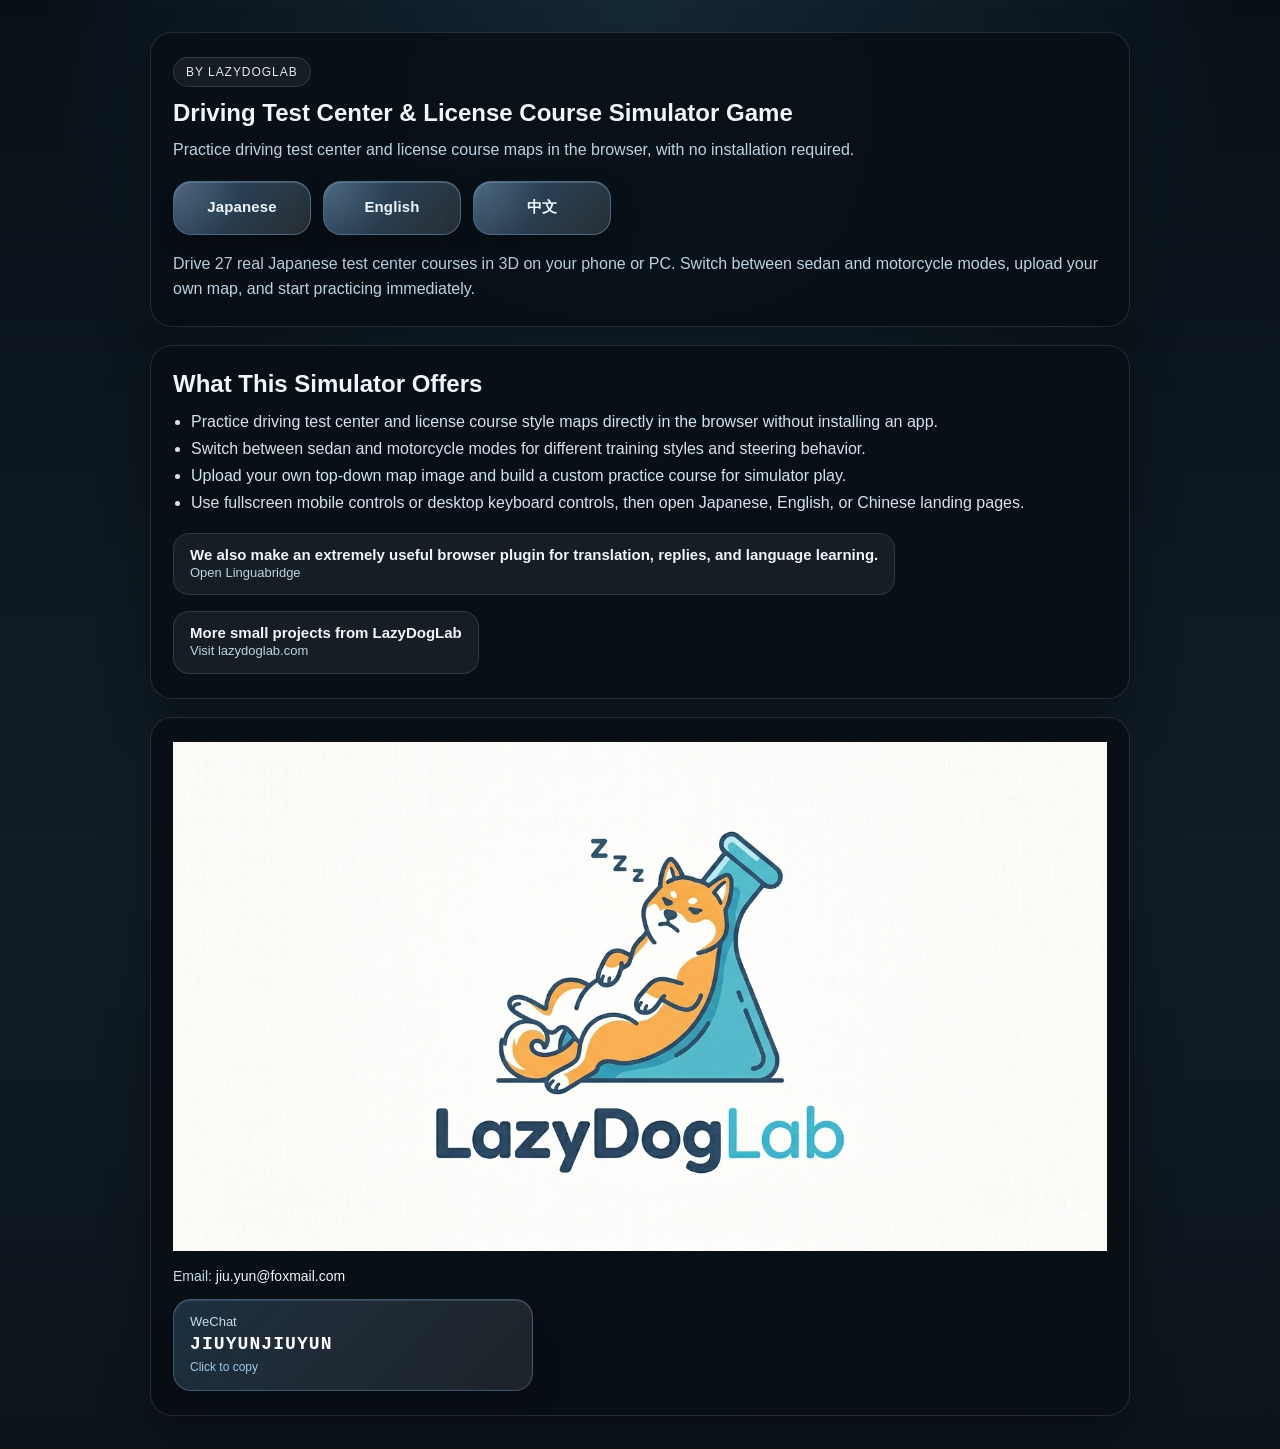
<file: public/index.html>
<!DOCTYPE html>
<html lang="ja">
<head>
  <meta charset="UTF-8" />
  <meta name="viewport" content="width=device-width, initial-scale=1.0, viewport-fit=cover" />
  <meta name="theme-color" content="#091118" />
  <meta name="description" content="試験場・免許センターのコース練習ができる運転シミュレーター・ゲーム。四輪・バイク対応、地図アップロード対応、日本語・英語・中文ページあり。" />
  <meta name="robots" content="index,follow" />
  <meta property="og:type" content="website" />
  <meta property="og:title" content="試験場・免許センター向け運転シミュレーター・ゲーム | by LazyDogLab" />
  <meta property="og:description" content="試験場・免許センターのコースをブラウザで練習できる運転シミュレーター・ゲーム。四輪・バイク対応、地図アップロード対応。" />
  <meta property="og:url" content="https://drive.lazydoglab.com/" />
  <meta property="og:image" content="https://drive.lazydoglab.com/assets/og-image.jpg" />
  <meta property="og:image:width" content="1200" />
  <meta property="og:image:height" content="630" />
  <meta name="twitter:card" content="summary_large_image" />
  <meta name="twitter:title" content="試験場・免許センター向け運転シミュレーター・ゲーム | by LazyDogLab" />
  <meta name="twitter:description" content="試験場・免許センターのコースをブラウザで練習できる運転シミュレーター・ゲーム。四輪・バイク対応、地図アップロード対応。" />
  <meta name="twitter:image" content="https://drive.lazydoglab.com/assets/og-image.jpg" />
  <link rel="canonical" href="https://drive.lazydoglab.com/" />
  <link rel="alternate" hreflang="en" href="https://drive.lazydoglab.com/en/index.html" />
  <link rel="alternate" hreflang="ja" href="https://drive.lazydoglab.com/ja/index.html" />
  <link rel="alternate" hreflang="zh-CN" href="https://drive.lazydoglab.com/zh/index.html" />
  <link rel="alternate" hreflang="x-default" href="https://drive.lazydoglab.com/" />
  <title>試験場・免許センター向け運転シミュレーター・ゲーム | by LazyDogLab</title>
  <script async src="https://www.googletagmanager.com/gtag/js?id=G-03R8H6QX5F"></script>
  <script>
    window.dataLayer = window.dataLayer || [];
    function gtag(){dataLayer.push(arguments);}
    gtag('js', new Date());
    gtag('config', 'G-03R8H6QX5F');
  </script>
  <style>
    :root {
      color-scheme: dark;
      font-family: Arial, "Microsoft YaHei", sans-serif;
    }

    * {
      box-sizing: border-box;
    }

    body {
      margin: 0;
      min-height: 100vh;
      padding: 32px 18px;
      background:
        radial-gradient(circle at top, rgba(90, 165, 214, 0.16), transparent 38%),
        linear-gradient(180deg, #081017, #101c25 58%, #0c141b);
      color: #eef7ff;
    }

    main {
      width: min(980px, 100%);
      margin: 0 auto;
      display: grid;
      gap: 18px;
    }

    .heroCard,
    .copyCard {
      padding: 24px 22px;
      border-radius: 22px;
      background: rgba(8, 14, 20, 0.82);
      border: 1px solid rgba(255, 255, 255, 0.12);
      box-shadow: 0 24px 48px rgba(0, 0, 0, 0.28);
      backdrop-filter: blur(12px);
    }

    .brandBadge {
      display: inline-flex;
      align-items: center;
      gap: 8px;
      margin-bottom: 12px;
      padding: 7px 12px;
      border-radius: 999px;
      background: rgba(255, 255, 255, 0.06);
      border: 1px solid rgba(255, 255, 255, 0.12);
      color: #dcecf7;
      font-size: 12px;
      letter-spacing: 0.08em;
      text-transform: uppercase;
      text-decoration: none;
    }

    .brandBadge:hover,
    .brandBadge:focus-visible {
      background: rgba(255, 255, 255, 0.12);
    }

    h1,
    h2 {
      margin: 0 0 10px;
    }

    p {
      margin: 0;
      color: #bdd3e2;
      line-height: 1.6;
    }

    .heroLead {
      margin-bottom: 18px;
    }

    .links {
      display: flex;
      flex-wrap: wrap;
      gap: 12px;
      margin: 18px 0 16px;
    }

    .links a {
      position: relative;
      display: inline-flex;
      align-items: center;
      justify-content: center;
      min-width: 138px;
      min-height: 54px;
      color: #eef7ff;
      text-decoration: none;
      padding: 0 18px;
      border-radius: 18px;
      border: 1px solid rgba(143, 204, 255, 0.34);
      background:
        linear-gradient(135deg, rgba(89, 180, 255, 0.18), rgba(255, 255, 255, 0.05)),
        rgba(255, 255, 255, 0.08);
      box-shadow:
        0 14px 28px rgba(0, 0, 0, 0.24),
        inset 0 1px 0 rgba(255, 255, 255, 0.18);
      font-size: 15px;
      font-weight: 700;
      line-height: 1.1;
      letter-spacing: 0.01em;
      overflow: hidden;
      isolation: isolate;
      transition:
        transform 0.22s ease,
        border-color 0.22s ease,
        box-shadow 0.22s ease,
        background 0.22s ease;
      animation: entryFloat 4.8s ease-in-out infinite;
    }

    .links a::before {
      content: "";
      position: absolute;
      inset: 0;
      background:
        radial-gradient(circle at top left, rgba(255, 255, 255, 0.16), transparent 48%),
        linear-gradient(135deg, rgba(76, 167, 255, 0.14), rgba(255, 255, 255, 0));
      z-index: -2;
    }

    .links a::after {
      content: "";
      position: absolute;
      top: -140%;
      left: -32%;
      width: 38%;
      height: 280%;
      background: linear-gradient(90deg, transparent, rgba(255, 255, 255, 0.34), transparent);
      transform: rotate(20deg);
      z-index: -1;
      animation: entrySweep 3.9s ease-in-out infinite;
    }

    .links a:nth-child(2) {
      animation-delay: 0.16s;
    }

    .links a:nth-child(2)::after {
      animation-delay: 0.24s;
    }

    .links a:nth-child(3) {
      animation-delay: 0.32s;
    }

    .links a:nth-child(3)::after {
      animation-delay: 0.4s;
    }

    .links a:hover,
    .links a:focus-visible {
      transform: translateY(-3px) scale(1.02);
      border-color: rgba(177, 224, 255, 0.72);
      background:
        linear-gradient(135deg, rgba(89, 180, 255, 0.28), rgba(255, 255, 255, 0.08)),
        rgba(255, 255, 255, 0.1);
      box-shadow:
        0 18px 34px rgba(0, 0, 0, 0.3),
        0 0 0 1px rgba(184, 229, 255, 0.18),
        inset 0 1px 0 rgba(255, 255, 255, 0.26);
    }

    .links a:focus-visible {
      outline: 2px solid rgba(202, 236, 255, 0.92);
      outline-offset: 3px;
    }

    .links a:active {
      transform: translateY(-1px) scale(0.99);
    }

    .highlights {
      margin: 0;
      padding-left: 18px;
      color: #d3e4ef;
      line-height: 1.7;
    }

    .promoLink {
      display: inline-flex;
      align-items: center;
      gap: 8px;
      margin-top: 16px;
      color: #eef7ff;
      text-decoration: none;
      padding: 12px 16px;
      border-radius: 16px;
      background: rgba(255, 255, 255, 0.06);
      border: 1px solid rgba(255, 255, 255, 0.12);
    }

    .promoLink strong {
      display: block;
      font-size: 15px;
    }

    .promoLink span {
      display: block;
      color: #bdd3e2;
      font-size: 13px;
      line-height: 1.5;
    }

    .brandFooter {
      display: grid;
      gap: 14px;
      justify-items: start;
    }

    .brandFooter > a {
      display: block;
      width: 100%;
    }

    .brandFooter img {
      width: 100%;
      height: auto;
      display: block;
    }

    .contactLine {
      color: #c9dbe7;
      font-size: 14px;
      line-height: 1.6;
    }

    .contactLine a {
      color: #eef7ff;
      text-decoration: none;
    }

    .contactStack {
      display: grid;
      gap: 12px;
      width: 100%;
    }

    .contactCopyBtn {
      display: grid;
      gap: 5px;
      width: min(100%, 360px);
      padding: 14px 16px;
      border-radius: 18px;
      border: 1px solid rgba(143, 204, 255, 0.28);
      background:
        linear-gradient(135deg, rgba(89, 180, 255, 0.14), rgba(255, 255, 255, 0.04)),
        rgba(255, 255, 255, 0.05);
      box-shadow:
        0 16px 28px rgba(0, 0, 0, 0.22),
        inset 0 1px 0 rgba(255, 255, 255, 0.12);
      color: #eef7ff;
      text-align: left;
      cursor: pointer;
      transition:
        transform 0.2s ease,
        border-color 0.2s ease,
        box-shadow 0.2s ease,
        background 0.2s ease;
    }

    .contactCopyBtn:hover,
    .contactCopyBtn:focus-visible {
      transform: translateY(-2px);
      border-color: rgba(177, 224, 255, 0.62);
      box-shadow:
        0 18px 32px rgba(0, 0, 0, 0.26),
        0 0 0 1px rgba(184, 229, 255, 0.14),
        inset 0 1px 0 rgba(255, 255, 255, 0.18);
    }

    .contactCopyBtn:focus-visible {
      outline: 2px solid rgba(202, 236, 255, 0.92);
      outline-offset: 3px;
    }

    .contactCopyBtn:active {
      transform: translateY(0);
    }

    .contactCopyBtn[data-copy-state="success"] {
      border-color: rgba(98, 214, 151, 0.68);
      background:
        linear-gradient(135deg, rgba(56, 171, 109, 0.18), rgba(255, 255, 255, 0.04)),
        rgba(255, 255, 255, 0.05);
    }

    .contactCopyBtn[data-copy-state="error"] {
      border-color: rgba(241, 132, 132, 0.7);
      background:
        linear-gradient(135deg, rgba(173, 65, 65, 0.2), rgba(255, 255, 255, 0.04)),
        rgba(255, 255, 255, 0.05);
    }

    .contactCopyLabel {
      font-size: 13px;
      color: #c8dbe9;
    }

    .contactCopyValue {
      font-family: Consolas, "SFMono-Regular", Monaco, monospace;
      font-size: 18px;
      letter-spacing: 0.06em;
      color: #ffffff;
    }

    .contactCopyHint {
      font-size: 12px;
      color: #9ec8e6;
      line-height: 1.4;
    }

    @keyframes entryFloat {
      0%,
      100% {
        transform: translateY(0);
      }
      50% {
        transform: translateY(-2px);
      }
    }

    @keyframes entrySweep {
      0%,
      18% {
        transform: translateX(-180%) rotate(20deg);
      }
      58%,
      100% {
        transform: translateX(360%) rotate(20deg);
      }
    }

    @media (max-width: 640px) {
      .links a {
        flex: 1 1 calc(50% - 12px);
        min-width: 0;
      }

      .links a:last-child {
        flex-basis: 100%;
      }
    }

    @media (prefers-reduced-motion: reduce) {
      .links a,
      .links a::after {
        animation: none;
        transition: none;
      }
    }
  </style>
  <script type="application/ld+json">
    {
      "@context": "https://schema.org",
      "@type": "WebSite",
      "name": "試験場・免許センター向け運転シミュレーター・ゲーム",
      "alternateName": "試験場・免許センターのシミュレーター・ゲーム",
      "description": "試験場・免許センターのコース練習ができる運転シミュレーター・ゲーム。四輪・バイク対応、地図アップロード対応、日本語・英語・中文ページあり。",
      "url": "https://drive.lazydoglab.com/",
      "publisher": {
        "@type": "Organization",
        "name": "LazyDogLab",
        "url": "https://lazydoglab.com/"
      },
      "inLanguage": ["en", "ja", "zh-CN"]
    }
  </script>
  <script>
    const ROOT_PAGE_COPY = {
      en: {
        lang: 'en',
        title: 'Driving Test Center & License Course Simulator Game | by LazyDogLab',
        description: 'Practice driving test center and license course maps in the browser. Supports sedan, motorcycle, custom map uploads, and Japanese, English, and Chinese pages.',
        heroTitle: 'Driving Test Center & License Course Simulator Game',
        heroLead: 'Practice driving test center and license course maps in the browser, with no installation required.',
        languageLinks: ['Japanese', 'English', '中文'],
        heroBody: 'Drive 27 real Japanese test center courses in 3D on your phone or PC. Switch between sedan and motorcycle modes, upload your own map, and start practicing immediately.',
        copyTitle: 'What This Simulator Offers',
        brandBadge: 'by LazyDogLab',
        contactEmailLabel: 'Email',
        contactWechatLabel: 'WeChat',
        copyWechatHint: 'Click to copy',
        copiedWechatHint: 'Copied',
        copyWechatFailed: 'Copy failed',
        promoTitle: 'We also make an extremely useful browser plugin for translation, replies, and language learning.',
        promoBody: 'Open Linguabridge',
        labTitle: 'More small projects from LazyDogLab',
        labBody: 'Visit lazydoglab.com',
        bullets: [
          'Practice driving test center and license course style maps directly in the browser without installing an app.',
          'Switch between sedan and motorcycle modes for different training styles and steering behavior.',
          'Upload your own top-down map image and build a custom practice course for simulator play.',
          'Use fullscreen mobile controls or desktop keyboard controls, then open Japanese, English, or Chinese landing pages.'
        ]
      },
      ja: {
        lang: 'ja',
        title: '試験場・免許センター向け運転シミュレーター・ゲーム | by LazyDogLab',
        description: '試験場・免許センターのコース練習ができる運転シミュレーター・ゲーム。四輪・バイク対応、地図アップロード対応、日本語・英語・中文ページあり。',
        heroTitle: '試験場・免許センター向け運転シミュレーター・ゲーム',
        heroLead: '試験場・免許センターのコース練習を、ブラウザですぐ始められる運転シミュレーター・ゲームです。',
        languageLinks: ['日本語', 'English', '中文'],
        heroBody: '全国27か所の試験場・免許センターのコースを3Dで運転して、四輪・バイクのコース練習ができます。自分の地図をアップロードしたシミュレーター・ゲーム用途にも対応しています。',
        copyTitle: 'このシミュレーターでできること',
        brandBadge: 'by LazyDogLab',
        contactEmailLabel: 'メール',
        contactWechatLabel: 'WeChat',
        copyWechatHint: 'クリックでコピー',
        copiedWechatHint: 'コピーしました',
        copyWechatFailed: 'コピーに失敗しました',
        promoTitle: '超超超超超スーパー使いやすい、翻訳・返信・語学学習用ブラウザ拡張も作っています。',
        promoBody: 'Linguabridge を見る',
        labTitle: 'LazyDogLab のほかのプロジェクトもどうぞ',
        labBody: 'lazydoglab.com を見る',
        bullets: [
          '試験場・免許センターのコース練習を、インストール不要でブラウザからすぐ始められます。',
          '四輪・バイクを切り替えて、それぞれの練習スタイルや操舵感覚に対応できます。',
          '上から見たマップ画像をアップロードして、自分だけの練習コースやゲーム感覚の走行コースも作れます。',
          'スマホ横画面と PC 操作の両方に対応し、日本語・英語・中国語ページもそのまま共有できます。'
        ]
      },
      zh: {
        lang: 'zh-CN',
        title: '试验场 / 免许中心驾驶模拟器 / 游戏 | by LazyDogLab',
        description: '在浏览器里练习试验场和免许中心路线，支持四轮、摩托、自定义地图上传，以及日语、英语、中文页面。',
        heroTitle: '试验场 / 免许中心驾驶模拟器 / 游戏',
        heroLead: '直接在浏览器里开始试验场和免许中心路线练习。',
        languageLinks: ['日本語', 'English', '中文'],
        heroBody: '这是一个可以用 3D 驾驶练习日本 27 个驾照考场路线的模拟器 / 游戏。支持手机和 PC，支持四轮与摩托切换，也支持上传自己的地图开始练习。',
        copyTitle: '这个模拟器能做什么',
        brandBadge: 'by LazyDogLab',
        contactEmailLabel: '邮箱',
        contactWechatLabel: '微信',
        copyWechatHint: '点击复制',
        copiedWechatHint: '已复制',
        copyWechatFailed: '复制失败',
        promoTitle: '我们还做了超超超超超超级好用的浏览器外语翻译 / 回复 / 学习插件！',
        promoBody: '打开 Linguabridge',
        labTitle: '看看 LazyDogLab 的更多小项目',
        labBody: '访问 lazydoglab.com',
        bullets: [
          '不用安装 App，就能直接练习试验场、免许中心风格或自定义路线。',
          '支持四轮和摩托切换，适合不同练习场景和转向手感。',
          '支持上传俯视地图图片，自定义自己的练习路线或游戏地图。',
          '支持手机横屏全屏操作和桌面键盘操作，日语、英语、中文页面也能直接分享。'
        ]
      }
    };

    function resolveRootLocale() {
      const languages = Array.isArray(navigator.languages) && navigator.languages.length
        ? navigator.languages
        : [navigator.language || 'en'];

      for (const language of languages) {
        const normalized = String(language || '').toLowerCase();
        if (normalized.startsWith('ja')) return 'ja';
        if (normalized.startsWith('zh')) return 'zh';
        if (normalized.startsWith('en')) return 'en';
      }
      return 'en';
    }

    async function copyTextToClipboard(text) {
      try {
        if (navigator.clipboard?.writeText) {
          await navigator.clipboard.writeText(text);
          return true;
        }
      } catch (error) {
        console.warn('Clipboard API copy failed:', error);
      }

      const textArea = document.createElement('textarea');
      textArea.value = text;
      textArea.setAttribute('readonly', '');
      textArea.style.position = 'fixed';
      textArea.style.opacity = '0';
      textArea.style.pointerEvents = 'none';
      document.body.append(textArea);
      textArea.select();
      textArea.setSelectionRange(0, text.length);

      try {
        return document.execCommand('copy');
      } catch (error) {
        console.warn('execCommand copy failed:', error);
        return false;
      } finally {
        textArea.remove();
      }
    }

    function trackRootAnalyticsEvent(eventName, params = {}) {
      if (typeof window.gtag !== 'function') return;
      window.gtag('event', eventName, {
        page_location: window.location.href,
        page_path: window.location.pathname,
        page_title: document.title,
        language: document.documentElement.lang || navigator.language || 'unknown',
        ...params,
      });
    }

    document.addEventListener('DOMContentLoaded', () => {
      const WECHAT_ID = 'JIUYUNJIUYUN';
      const locale = resolveRootLocale();
      const copy = ROOT_PAGE_COPY[locale];
      const setMeta = (selector, value) => {
        const element = document.querySelector(selector);
        if (element) element.setAttribute('content', value);
      };

      document.documentElement.lang = copy.lang;
      document.title = copy.title;
      setMeta('meta[name="description"]', copy.description);
      setMeta('meta[property="og:title"]', copy.title);
      setMeta('meta[property="og:description"]', copy.description);
      setMeta('meta[name="twitter:title"]', copy.title);
      setMeta('meta[name="twitter:description"]', copy.description);
      document.getElementById('rootHeroTitle').textContent = copy.heroTitle;
      document.getElementById('rootHeroLead').textContent = copy.heroLead;
      document.getElementById('rootHeroBody').textContent = copy.heroBody;
      document.getElementById('rootCopyTitle').textContent = copy.copyTitle;
      document.getElementById('rootBrandBadge').textContent = copy.brandBadge;
      document.getElementById('rootContactEmailLabel').textContent = copy.contactEmailLabel;
      document.getElementById('rootContactWechatLabel').textContent = copy.contactWechatLabel;
      document.getElementById('rootWechatCopyHint').textContent = copy.copyWechatHint;
      document.getElementById('rootPromoTitle').textContent = copy.promoTitle;
      document.getElementById('rootPromoBody').textContent = copy.promoBody;
      document.getElementById('rootLabTitle').textContent = copy.labTitle;
      document.getElementById('rootLabBody').textContent = copy.labBody;

      const languageLinks = document.querySelectorAll('[data-root-link]');
      languageLinks.forEach((link, index) => {
        link.textContent = copy.languageLinks[index];
      });

      const bulletEls = document.querySelectorAll('[data-root-bullet]');
      bulletEls.forEach((bullet, index) => {
        bullet.textContent = copy.bullets[index];
      });

      const promoLink = document.querySelector('.promoLink');
      promoLink?.addEventListener('click', () => {
        trackRootAnalyticsEvent('linguabridge_click', {
          link_url: promoLink.href,
          placement: 'root_promo',
          outbound: true,
          locale: copy.lang,
          transport_type: 'beacon',
        });
      });

      document.querySelectorAll('[data-lab-link]').forEach((labLink) => {
        labLink.addEventListener('click', () => {
          trackRootAnalyticsEvent('lazydoglab_click', {
            link_url: labLink.href,
            placement: labLink.dataset.labLink,
            outbound: true,
            locale: copy.lang,
            transport_type: 'beacon',
          });
        });
      });

      const wechatCopyBtn = document.getElementById('rootWechatCopyBtn');
      const wechatCopyHintEl = document.getElementById('rootWechatCopyHint');
      let copyHintResetTimer = null;

      wechatCopyBtn?.addEventListener('click', async () => {
        if (copyHintResetTimer) {
          clearTimeout(copyHintResetTimer);
        }

        const copied = await copyTextToClipboard(WECHAT_ID);
        wechatCopyBtn.dataset.copyState = copied ? 'success' : 'error';
        wechatCopyHintEl.textContent = copied ? copy.copiedWechatHint : copy.copyWechatFailed;

        copyHintResetTimer = window.setTimeout(() => {
          wechatCopyBtn.dataset.copyState = 'idle';
          wechatCopyHintEl.textContent = copy.copyWechatHint;
        }, 1800);
      });
    });
  </script>
</head>
<body>
  <main>
    <section class="heroCard">
      <a class="brandBadge" href="https://lazydoglab.com/" target="_blank" rel="noopener" data-lab-link="root_badge"><span id="rootBrandBadge">by LazyDogLab</span></a>
      <h1 id="rootHeroTitle">試験場・免許センター向け運転シミュレーター・ゲーム</h1>
      <p class="heroLead" id="rootHeroLead">試験場・免許センターのコース練習を、ブラウザですぐ始められる運転シミュレーター・ゲームです。</p>
      <div class="links">
        <a href="./ja/index.html" data-root-link>日本語</a>
        <a href="./en/index.html" data-root-link>English</a>
        <a href="./zh/index.html" data-root-link>中文</a>
      </div>
      <p id="rootHeroBody">全国27か所の試験場・免許センターのコースを3Dで運転して、四輪・バイクのコース練習ができます。自分の地図をアップロードしたシミュレーター・ゲーム用途にも対応しています。</p>
    </section>

    <section class="copyCard">
      <h2 id="rootCopyTitle">このシミュレーターでできること</h2>
      <ul class="highlights">
        <li data-root-bullet>試験場・免許センターのコース練習を、インストール不要でブラウザからすぐ始められます。</li>
        <li data-root-bullet>四輪・バイクを切り替えて、それぞれの練習スタイルや操舵感覚に対応できます。</li>
        <li data-root-bullet>上から見たマップ画像をアップロードして、自分だけの練習コースやゲーム感覚の走行コースも作れます。</li>
        <li data-root-bullet>スマホ横画面と PC 操作の両方に対応し、日本語・英語・中国語ページもそのまま共有できます。</li>
      </ul>
      <a class="promoLink" href="https://linguabridge.lazydoglab.com/" target="_blank" rel="noopener noreferrer">
        <div>
          <strong id="rootPromoTitle">We also make an extremely useful browser plugin for translation, replies, and language learning.</strong>
          <span id="rootPromoBody">Open Linguabridge</span>
        </div>
      </a>
      <a class="promoLink" href="https://lazydoglab.com/" target="_blank" rel="noopener" data-lab-link="root_card">
        <div>
          <strong id="rootLabTitle">LazyDogLab のほかのプロジェクトもどうぞ</strong>
          <span id="rootLabBody">lazydoglab.com を見る</span>
        </div>
      </a>
    </section>

    <section class="copyCard brandFooter">
      <a href="https://lazydoglab.com/" target="_blank" rel="noopener" data-lab-link="root_logo"><img src="./assets/logos/lazydoglablogo.png" alt="LazyDogLab" /></a>
      <div class="contactStack">
        <p class="contactLine"><span id="rootContactEmailLabel">Email</span>: <a href="mailto:jiu.yun@foxmail.com">jiu.yun@foxmail.com</a></p>
        <button id="rootWechatCopyBtn" class="contactCopyBtn" type="button" data-copy-state="idle">
          <span class="contactCopyLabel" id="rootContactWechatLabel">WeChat</span>
          <strong class="contactCopyValue">JIUYUNJIUYUN</strong>
          <span class="contactCopyHint" id="rootWechatCopyHint" aria-live="polite">Click to copy</span>
        </button>
      </div>
    </section>
  </main>
</body>
</html>
</file>
